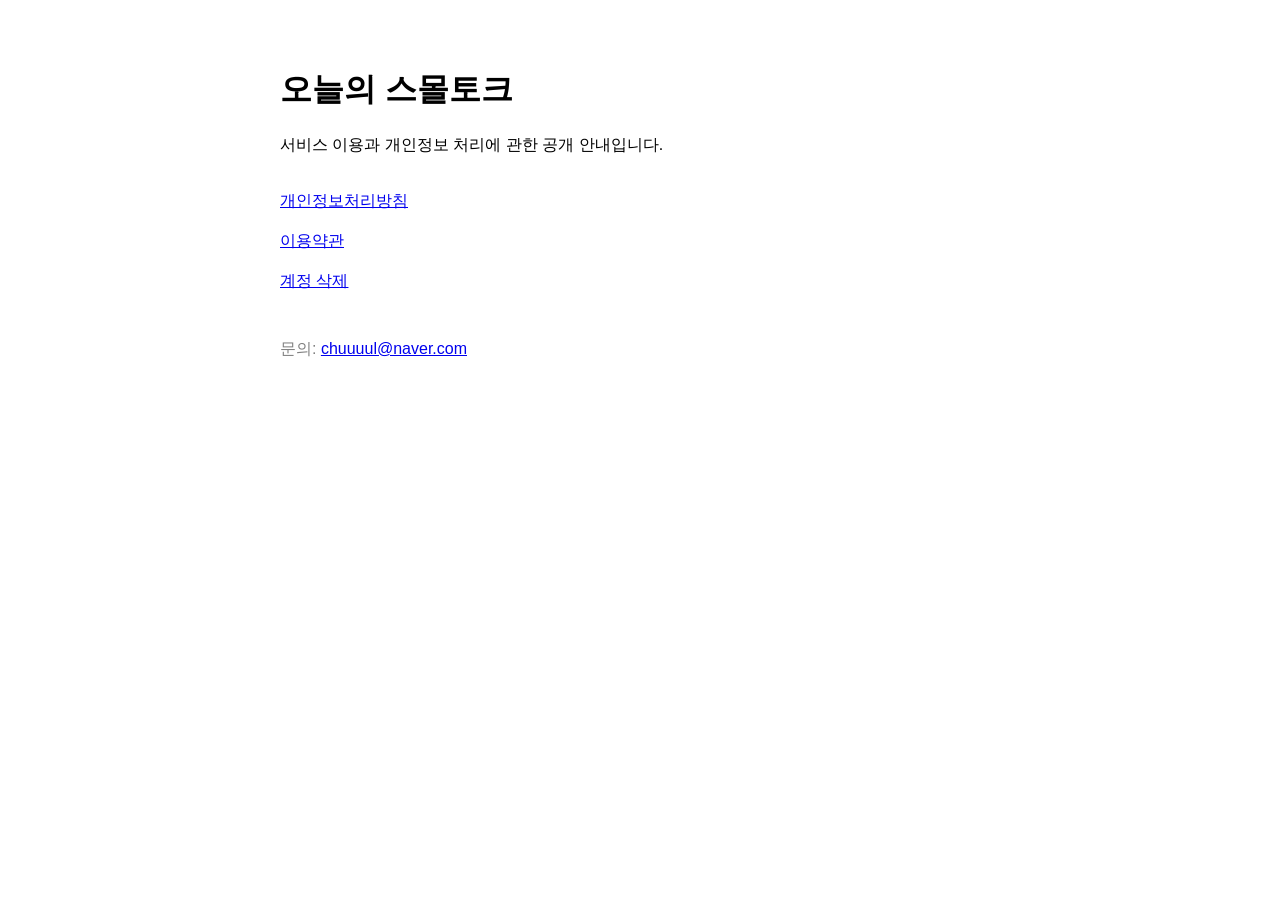
<file: index.html>
<!doctype html>
<html lang="ko">
<head>
  <meta charset="utf-8">
  <meta name="viewport" content="width=device-width,initial-scale=1">
  <meta name="referrer" content="no-referrer">
  <title>오늘의 스몰토크 법적 고지</title>
  <link rel="stylesheet" href="./styles.css">
</head>
<body>
  <main>
    <h1>오늘의 스몰토크</h1>
    <p>서비스 이용과 개인정보 처리에 관한 공개 안내입니다.</p>
    <nav aria-label="법적 문서">
      <a href="./privacy/">개인정보처리방침</a>
      <a href="./terms/">이용약관</a>
      <a href="./delete-account/">계정 삭제</a>
    </nav>
    <p class="meta">문의: <a href="mailto:chuuuul@naver.com">chuuuul@naver.com</a></p>
  </main>
</body>
</html>
</file>
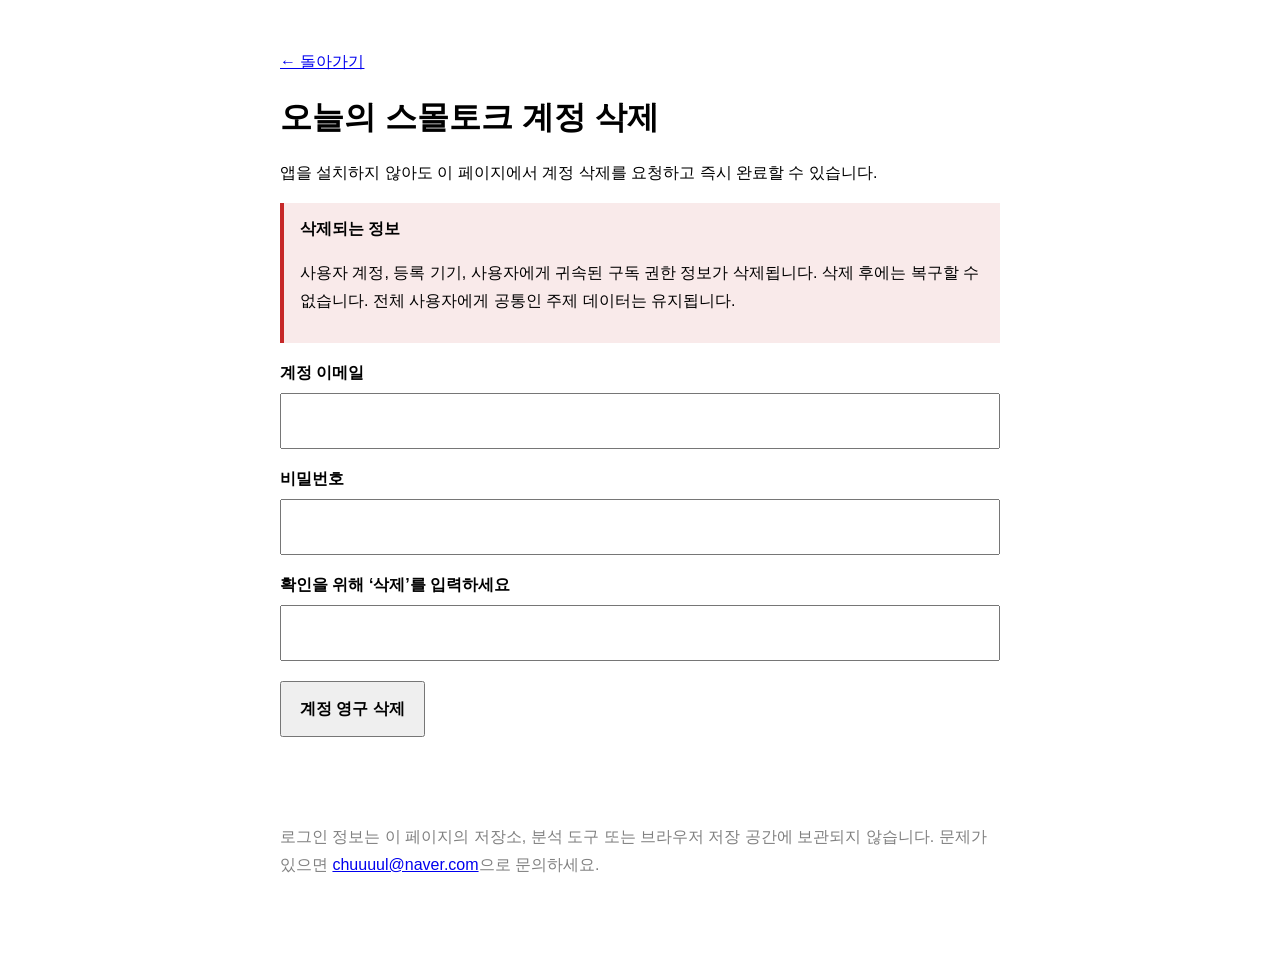
<file: delete-account/index.html>
<!doctype html>
<html lang="ko">
<head>
  <meta charset="utf-8"><meta name="viewport" content="width=device-width,initial-scale=1">
  <meta name="referrer" content="no-referrer">
  <meta http-equiv="Content-Security-Policy" content="default-src 'self'; script-src 'self'; style-src 'self'; connect-src 'self' https://backend-production-15aa.up.railway.app; img-src 'none'; object-src 'none'; base-uri 'none'; form-action 'none'; frame-ancestors 'none'">
  <title>계정 삭제 | 오늘의 스몰토크</title><link rel="stylesheet" href="../styles.css">
</head>
<body><main>
  <a href="../">← 돌아가기</a><h1>오늘의 스몰토크 계정 삭제</h1>
  <p>앱을 설치하지 않아도 이 페이지에서 계정 삭제를 요청하고 즉시 완료할 수 있습니다.</p>
  <div class="warning"><strong>삭제되는 정보</strong><p>사용자 계정, 등록 기기, 사용자에게 귀속된 구독 권한 정보가 삭제됩니다. 삭제 후에는 복구할 수 없습니다. 전체 사용자에게 공통인 주제 데이터는 유지됩니다.</p></div>
  <form id="delete-form" autocomplete="off">
    <label for="email">계정 이메일</label><input id="email" name="email" type="email" required autocomplete="username">
    <label for="password">비밀번호</label><input id="password" name="password" type="password" required autocomplete="current-password">
    <label for="confirmation">확인을 위해 ‘삭제’를 입력하세요</label><input id="confirmation" name="confirmation" required autocomplete="off">
    <button type="submit">계정 영구 삭제</button>
  </form>
  <p id="status" class="status" role="status" aria-live="polite"></p>
  <p class="meta">로그인 정보는 이 페이지의 저장소, 분석 도구 또는 브라우저 저장 공간에 보관되지 않습니다. 문제가 있으면 <a href="mailto:chuuuul@naver.com">chuuuul@naver.com</a>으로 문의하세요.</p>
  <script src="./config.js"></script><script src="./app.js"></script>
</main></body></html>
</file>
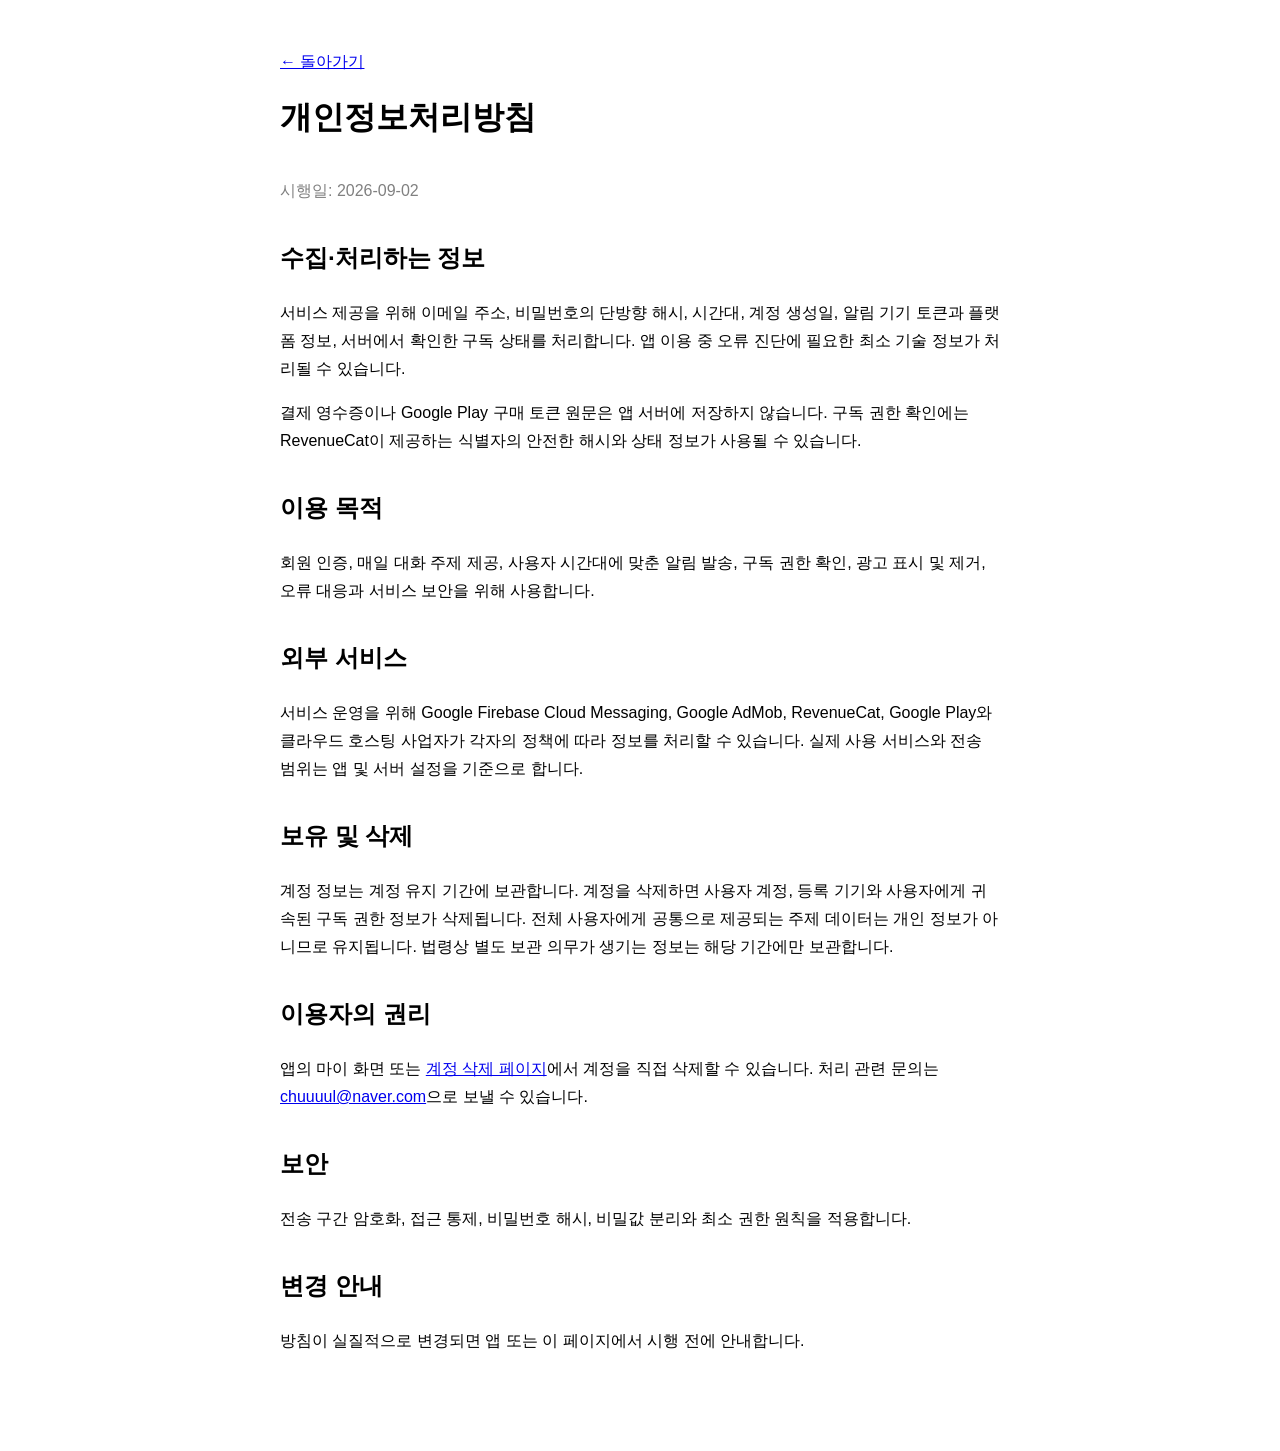
<file: privacy/index.html>
<!doctype html>
<html lang="ko">
<head>
  <meta charset="utf-8"><meta name="viewport" content="width=device-width,initial-scale=1">
  <meta name="referrer" content="no-referrer"><title>개인정보처리방침 | 오늘의 스몰토크</title>
  <link rel="stylesheet" href="../styles.css">
</head>
<body><main>
  <a href="../">← 돌아가기</a><h1>개인정보처리방침</h1><p class="meta">시행일: 2026-09-02</p>
  <h2>수집·처리하는 정보</h2>
  <p>서비스 제공을 위해 이메일 주소, 비밀번호의 단방향 해시, 시간대, 계정 생성일, 알림 기기 토큰과 플랫폼 정보, 서버에서 확인한 구독 상태를 처리합니다. 앱 이용 중 오류 진단에 필요한 최소 기술 정보가 처리될 수 있습니다.</p>
  <p>결제 영수증이나 Google Play 구매 토큰 원문은 앱 서버에 저장하지 않습니다. 구독 권한 확인에는 RevenueCat이 제공하는 식별자의 안전한 해시와 상태 정보가 사용될 수 있습니다.</p>
  <h2>이용 목적</h2>
  <p>회원 인증, 매일 대화 주제 제공, 사용자 시간대에 맞춘 알림 발송, 구독 권한 확인, 광고 표시 및 제거, 오류 대응과 서비스 보안을 위해 사용합니다.</p>
  <h2>외부 서비스</h2>
  <p>서비스 운영을 위해 Google Firebase Cloud Messaging, Google AdMob, RevenueCat, Google Play와 클라우드 호스팅 사업자가 각자의 정책에 따라 정보를 처리할 수 있습니다. 실제 사용 서비스와 전송 범위는 앱 및 서버 설정을 기준으로 합니다.</p>
  <h2>보유 및 삭제</h2>
  <p>계정 정보는 계정 유지 기간에 보관합니다. 계정을 삭제하면 사용자 계정, 등록 기기와 사용자에게 귀속된 구독 권한 정보가 삭제됩니다. 전체 사용자에게 공통으로 제공되는 주제 데이터는 개인 정보가 아니므로 유지됩니다. 법령상 별도 보관 의무가 생기는 정보는 해당 기간에만 보관합니다.</p>
  <h2>이용자의 권리</h2>
  <p>앱의 마이 화면 또는 <a href="../delete-account/">계정 삭제 페이지</a>에서 계정을 직접 삭제할 수 있습니다. 처리 관련 문의는 <a href="mailto:chuuuul@naver.com">chuuuul@naver.com</a>으로 보낼 수 있습니다.</p>
  <h2>보안</h2><p>전송 구간 암호화, 접근 통제, 비밀번호 해시, 비밀값 분리와 최소 권한 원칙을 적용합니다.</p>
  <h2>변경 안내</h2><p>방침이 실질적으로 변경되면 앱 또는 이 페이지에서 시행 전에 안내합니다.</p>
</main></body></html>
</file>
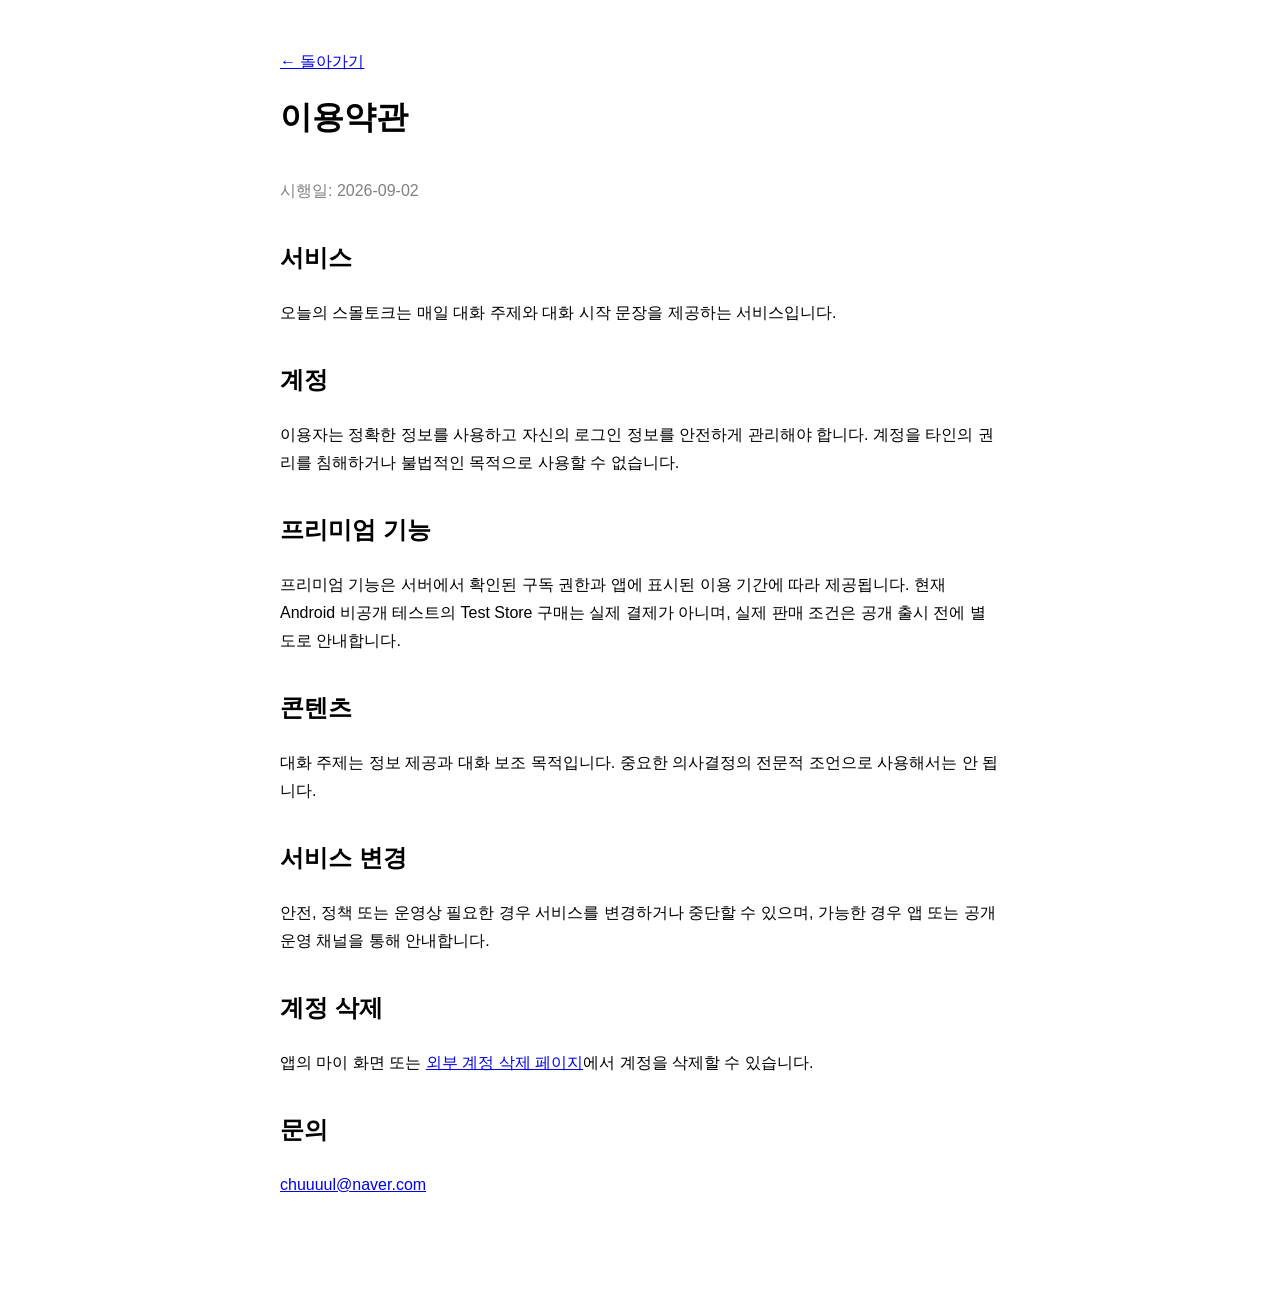
<file: terms/index.html>
<!doctype html>
<html lang="ko">
<head>
  <meta charset="utf-8"><meta name="viewport" content="width=device-width,initial-scale=1">
  <meta name="referrer" content="no-referrer"><title>이용약관 | 오늘의 스몰토크</title>
  <link rel="stylesheet" href="../styles.css">
</head>
<body><main>
  <a href="../">← 돌아가기</a><h1>이용약관</h1><p class="meta">시행일: 2026-09-02</p>
  <h2>서비스</h2><p>오늘의 스몰토크는 매일 대화 주제와 대화 시작 문장을 제공하는 서비스입니다.</p>
  <h2>계정</h2><p>이용자는 정확한 정보를 사용하고 자신의 로그인 정보를 안전하게 관리해야 합니다. 계정을 타인의 권리를 침해하거나 불법적인 목적으로 사용할 수 없습니다.</p>
  <h2>프리미엄 기능</h2><p>프리미엄 기능은 서버에서 확인된 구독 권한과 앱에 표시된 이용 기간에 따라 제공됩니다. 현재 Android 비공개 테스트의 Test Store 구매는 실제 결제가 아니며, 실제 판매 조건은 공개 출시 전에 별도로 안내합니다.</p>
  <h2>콘텐츠</h2><p>대화 주제는 정보 제공과 대화 보조 목적입니다. 중요한 의사결정의 전문적 조언으로 사용해서는 안 됩니다.</p>
  <h2>서비스 변경</h2><p>안전, 정책 또는 운영상 필요한 경우 서비스를 변경하거나 중단할 수 있으며, 가능한 경우 앱 또는 공개 운영 채널을 통해 안내합니다.</p>
  <h2>계정 삭제</h2><p>앱의 마이 화면 또는 <a href="../delete-account/">외부 계정 삭제 페이지</a>에서 계정을 삭제할 수 있습니다.</p>
  <h2>문의</h2><p><a href="mailto:chuuuul@naver.com">chuuuul@naver.com</a></p>
</main></body></html>
</file>
<file: styles.css>
:root { color-scheme: light dark; font-family: -apple-system, BlinkMacSystemFont, "Segoe UI", sans-serif; }
body { margin: 0; background: Canvas; color: CanvasText; }
main { width: min(720px, calc(100% - 40px)); margin: 0 auto; padding: 48px 0 80px; line-height: 1.75; }
h1 { line-height: 1.25; }
h2 { margin-top: 2rem; }
nav { display: grid; gap: 12px; margin: 28px 0; }
a { color: LinkText; }
.meta { margin-top: 40px; color: GrayText; }
label { display: block; margin: 16px 0 6px; font-weight: 600; }
input { width: 100%; box-sizing: border-box; padding: 12px; font: inherit; }
button { margin-top: 20px; padding: 12px 18px; font: inherit; font-weight: 700; }
.warning { border-left: 4px solid #c62828; padding: 12px 16px; background: color-mix(in srgb, #c62828 10%, Canvas); }
.status { min-height: 1.75em; margin-top: 18px; font-weight: 600; }
</file>
